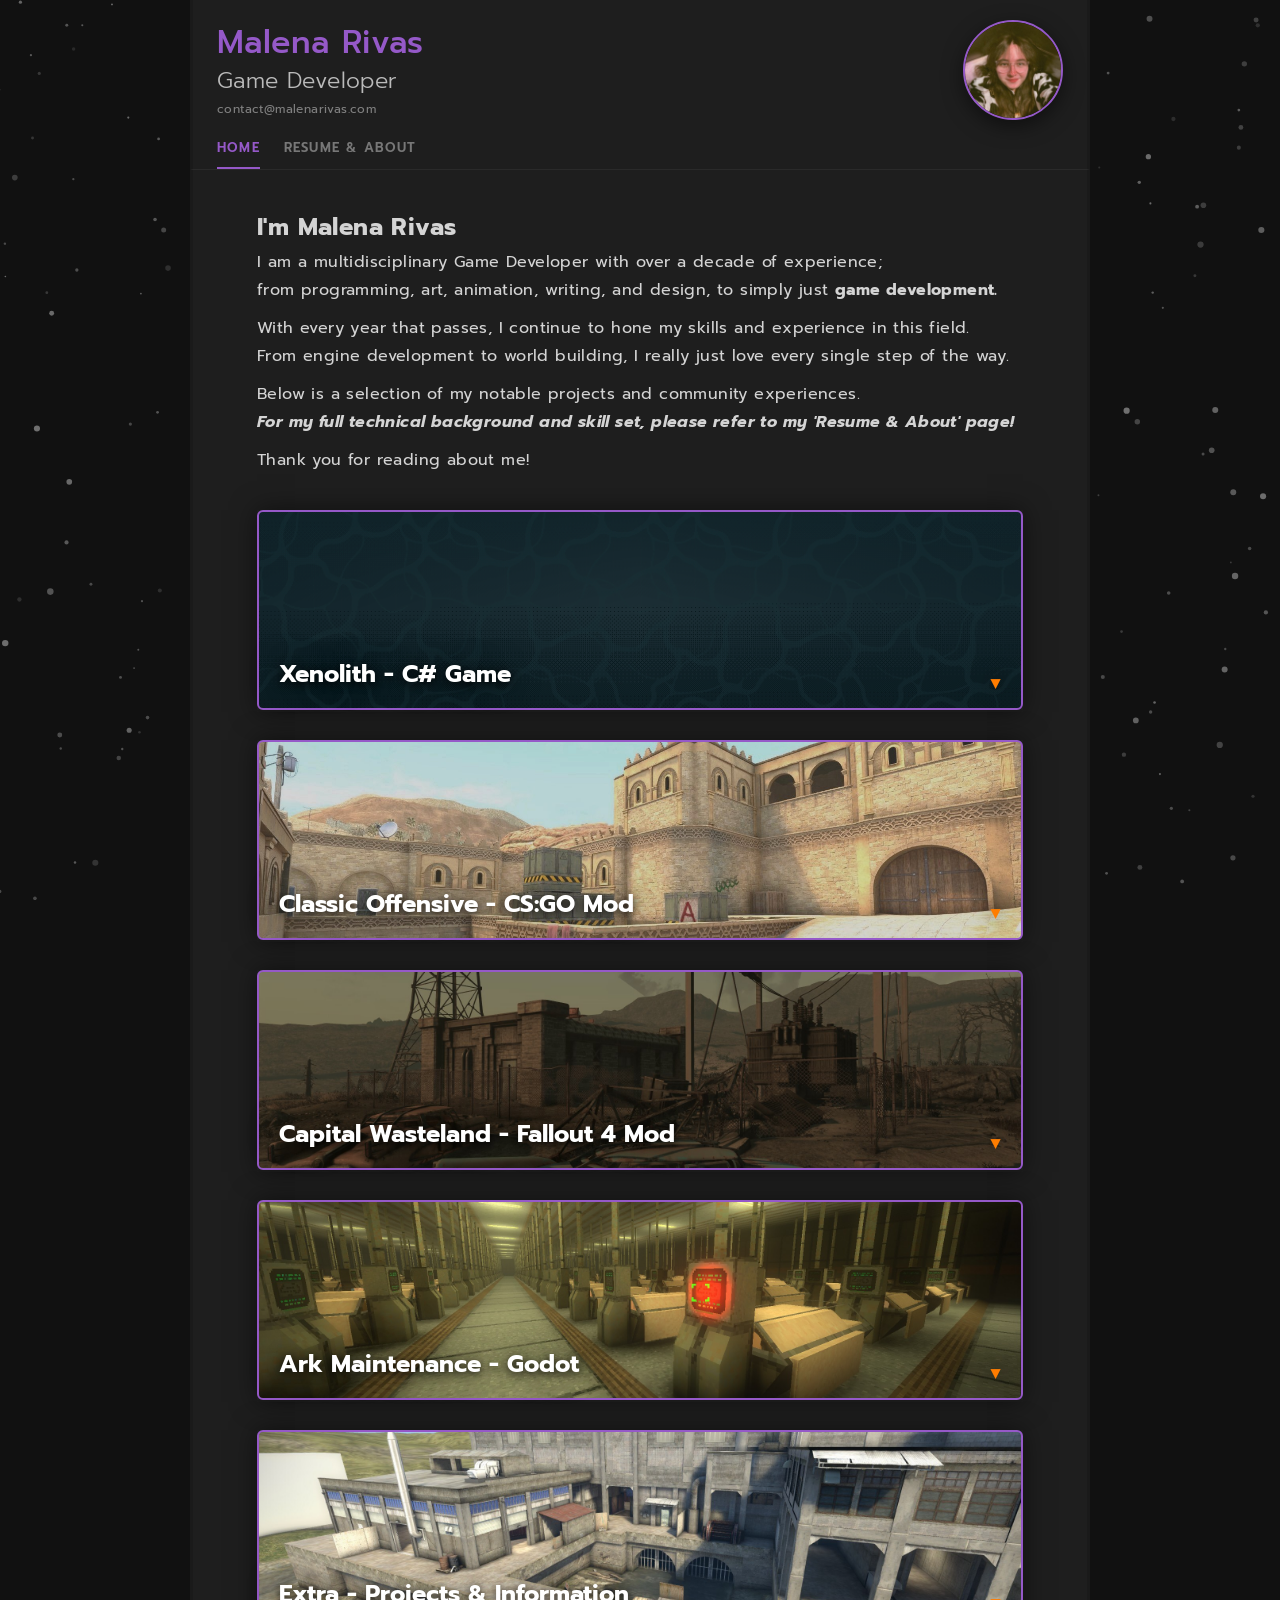
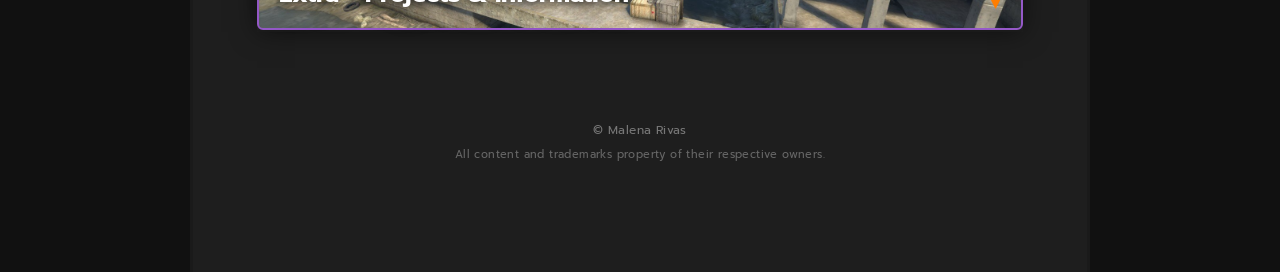
<file: index.html>
<!DOCTYPE html>
<html lang="en">
<head>
    <meta charset="UTF-8">
    <meta name="viewport" content="width=device-width, initial-scale=1.0">
    <title>Malena Rivas - Game Developer</title>
    <link rel="icon" type="image/x-icon" href="images/Zeldas_Letter.ico">
    <link rel="preconnect" href="https://fonts.googleapis.com">
    <link rel="preconnect" href="https://fonts.gstatic.com" crossorigin>
    <link href="https://fonts.googleapis.com/css2?family=Prompt:wght@300;400;600;700&display=swap" rel="stylesheet">
    <style>
        *,
        *::before,
        *::after {
            margin: 0;
            padding: 0;
            box-sizing: border-box;
        }

        body {
            background-color: #111111;
            color: #d4d4d4;
            font-family: 'Prompt', sans-serif;
            font-size: 16px;
            letter-spacing: 0.4px;
            line-height: 1.75;
            min-height: 100vh;
            display: flex;
            flex-direction: column;
        }

        .site-header {
            position: relative;
            top: 0;
            z-index: 100;
        }

        .header-inner {
            max-width: 900px;
            margin: 0 auto;
            padding: 24px 24px 0;
            background-color: #1e1e1e;
            border-bottom: 1px solid #2a2a2a;
            border-left: 3px solid #1a1a1a;
            border-right: 3px solid #1a1a1a;
            display: flex;
            justify-content: space-between;
            align-items: flex-start;
        }

        .header-text {
            flex: 1;
            min-width: 0;
        }

        .header-inner h1 {
            font-size: 32px;
            font-weight: 500;
            color: #9559c8;
            line-height: 1.2;
        }

        .tagline {
            font-size: 22px;
            color: #bbbbbb;
            margin-bottom: 14px;
            font-weight: 300;
        }

        .tab-nav {
            display: flex;
            gap: 0;
        }

        .tabLinks {
            font-family: 'Prompt', sans-serif;
            font-size: 13px;
            font-weight: 600;
            letter-spacing: 1.2px;
            color: #777;
            background: none;
            border: none;
            border-bottom: 2px solid transparent;
            padding: 10px 0px 10px 0;
            margin-right: 24px;
            cursor: pointer;
            transition: color 0.2s, border-color 0.2s;
        }

        .tabLinks:last-child {
            margin-right: 0;
        }
        .tabLinks:hover {
            color: #aaa;
        }

        .tabLinks.active {
            color: #9559c8;
            border-bottom-color: #9559c8;
        }

        .container {
            max-width: 900px;
            margin: 0 auto;
            padding: 36px 64px 80px;
            background-color: #1e1e1e;
            border-left: 3px solid #1a1a1a;
            border-right: 3px solid #1a1a1a;
            flex: 1;
            display: flex;
            flex-direction: column;
        }

        .tabcontent {
            display: none;
            flex: 1;
        }
        .tabcontent.active {
            display: block;
        }

        .greeting {
            color: #9559c8;
            font-size: 17px;
            font-weight: 600;
            margin-bottom: 10px;
        }

        .intro p {
            margin-bottom: 10px;
        }

        .accordion-group {
            margin-top: 36px;
            margin-bottom: 28px;
            box-shadow: 0 0px 24px rgba(0, 0, 0, 0.5);
        }
        .accordion-group+.accordion-group {
            margin-top: 16px;
            margin-bottom: 28px;
            box-shadow: 0 0px 24px rgba(0, 0, 0, 0.5);
        }

        .accordion {
            position: relative;
            display: block;
            width: 100%;
            height: 200px;
            font-family: 'Prompt', sans-serif;
            font-size: 24px;
            font-weight: 700;
            color: #fff;
            text-shadow: 0 2px 10px rgba(0, 0, 0, 0.9), 0 0 30px rgba(0, 0, 0, 0.6);
            background-color: #111;
            background-size: cover;
            background-position: center;
            border: 2px solid #9559c8;
            border-radius: 6px;
            cursor: pointer;
            padding: 0;
            text-align: left;
            user-select: none;
            -webkit-user-select: none;
        }

        .accordion:hover {
            border-color: #b07de0;
        }

        .accordion.active {
            border-color: #b07de0;
            border-radius: 6px 6px 0 0;
        }

        .accordion.active:hover {
            border-color: #b07de0;
        }

        .accordion-label {
            display: flex;
            align-items: flex-end;
            height: 100%;
            padding: 16px 60px 16px 20px;
        }

        .accordion-arrow {
            position: absolute;
            bottom: 16px;
            right: 20px;
            font-size: 18px;
            color: rgb(255, 125, 0);
            line-height: 1;
            transition: color 0.2s;
            pointer-events: none;
            text-shadow: 0px 0px 20px #000000;
        }

        .accordion-arrow::after {
            content: '▼';
        }

        .accordion.active .accordion-arrow::after {
            content: '▲';
        }
        .accordion:hover .accordion-arrow {
            color: rgb(255, 125, 0);
        }

        .accordion-content {
            max-height: 0;
            overflow: hidden;
            background-color: #1a1a1a;
            border: 2px solid transparent;
            border-top: none;
            border-radius: 0 0 6px 6px;
            transition: max-height 0.35s ease;
        }

        .accordion.active+.accordion-content {
            border-color: #b07de0;
        }

        .project-body {
            padding: 28px 28px 8px;
        }

        .project-body h2 {
            color: #9559c8;
            font-size: 18px;
            font-weight: 600;
            margin-bottom: 10px;
        }

        .project-body h3 {
            color: #b07de0;
            font-size: 15px;
            font-weight: 600;
            margin-bottom: 8px;
        }

        .project-body p {
            margin-bottom: 12px;
        }

        .project-body ul {
            margin: 0 0 12px 22px;
            list-style-type: disc;
        }

        .project-body li {
            margin-bottom: 5px;
            padding-left: 2px;
        }

        .project-body a {
            color: #9559c8;
            text-decoration: none;
        }
        .project-body a:hover {
            text-decoration: underline;
        }
        .project-body strong {
            color: #fff;
            font-weight: 600;
        }
        .project-body em {
            font-style: italic;
        }

        .project-images {
            display: grid;
            grid-template-columns: repeat(2, 1fr);
            gap: 8px;
            padding: 4px 28px 28px;
        }

        .img-wrap {
            position: relative;
            display: block;
            overflow: hidden;
            border-radius: 4px;
        }

        .img-wrap img {
            width: 100%;
            height: auto;
            border-radius: 4px;
            cursor: pointer;
            transition: transform 0.2s, opacity 0.2s, box-shadow 0.2s;
            display: block;
            box-shadow: 0 3px 12px rgba(0, 0, 0, 0.4);
        }

        .img-wrap:hover img {
            transform: scale(1.02);
            opacity: 0.85;
            box-shadow: 0 5px 20px rgba(0, 0, 0, 0.5);
        }

        .img-wrap::after {
            content: attr(data-tooltip);
            position: absolute;
            bottom: 8px;
            left: 8px;
            right: 8px;
            padding: 4px 8px;
            background: rgba(0, 0, 0, 0.78);
            color: #c0c0c0;
            font-size: 10.5px;
            font-weight: 400;
            letter-spacing: 0.3px;
            line-height: 1.4;
            border-radius: 3px;
            pointer-events: none;
            opacity: 0;
            transform: translateY(5px);
            transition: opacity 0.3s ease, transform 0.3s ease;
        }

        .img-wrap:hover::after {
            opacity: 1;
            transform: translateY(0);
        }

        .accordion-placeholder {
            background: linear-gradient(135deg, #1a1030 0%, #0d1a2a 50%, #1a1020 100%) !important;
        }

        .resume-photo {
            flex-shrink: 0;
            margin-left: 20px;
            margin-top: -4px;
        }

        .resume-photo img {
            width: 100px;
            height: 100px;
            border-radius: 50%;
            border: 2px solid #9559c8;
            object-fit: cover;
            box-shadow: 0 6px 20px rgba(0, 0, 0, 0.5);
            display: block;
        }

        .resume-body h2 {
            color: #9559c8;
            font-size: 18px;
            font-weight: 600;
            margin-bottom: 10px;
            margin-top: 0px;
        }

        .resume-body h3 {
            color: #b07de0;
            font-size: 15px;
            font-weight: 600;
            margin-bottom: 8px;
        }

        .resume-body p {
            margin-bottom: 12px;
        }

        .resume-body ul {
            margin: 0 0 12px 22px;
            list-style-type: disc;
        }

        .resume-body li {
            margin-bottom: 5px;
            padding-left: 2px;
        }

        .resume-body a {
            color: #9559c8;
            text-decoration: none;
        }
        .resume-body a:hover {
            text-decoration: underline;
        }
        .resume-body strong {
            color: #fff;
            font-weight: 600;
        }

        /* ── Footer ── */
        .site-footer {
            margin-top: auto;
            padding-top: 60px;
            padding-bottom: 24px;
            text-align: center;
            flex-shrink: 0;
        }

        .site-footer p {
            color: #777;
            font-size: 12px;
            margin-bottom: 4px;
        }
        .site-footer p+p {
            color: #666;
            font-size: 11px;
        }

        #snow-canvas {
            position: fixed;
            top: 0;
            left: 0;
            width: 100%;
            height: 100%;
            pointer-events: none;
            z-index: 9999;
        }

        /* ── Mobile: 740px ── */
        @media (max-width: 740px) {
            body {
                font-size: 15px;
            }
            .header-inner h1 {
                font-size: 26px;
            }
            .tagline {
                font-size: 18px;
            }
            .accordion {
                height: 140px;
                font-size: 18px;
            }
            .accordion-label {
                padding: 12px 50px 12px 16px;
            }
            .accordion-arrow {
                bottom: 12px;
                right: 16px;
                font-size: 16px;
            }
            .project-body {
                padding: 22px 20px 6px;
            }
            .project-images {
                padding: 4px 20px 22px;
                gap: 6px;
            }
            .project-body h2 {
                font-size: 16px;
            }
            .project-body h3 {
                font-size: 14px;
            }
            .container {
                padding: 28px 20px 60px;
            }
            .resume-photo img {
                width: 70px;
                height: 70px;
            }
            .site-footer {
                padding-top: 50px;
            }
        }

        /* ── Mobile: 500px ── */
        @media (max-width: 500px) {
            body {
                font-size: 14px;
            }
            .header-inner {
                padding: 14px 12px 0;
            }
            .header-inner h1 {
                font-size: 20px;
            }
            .tagline {
                font-size: 15px;
                margin-bottom: 8px;
            }
            .tabLinks {
                font-size: 10px;
                padding: 8px 0px 6px 0;
                margin-right: 12px;
                letter-spacing: 0.8px;
            }
            .container {
                padding: 20px 12px 40px;
            }
            .accordion {
                height: 100px;
                font-size: 15px;
            }
            .accordion-label {
                padding: 10px 40px 10px 12px;
            }
            .accordion-arrow {
                bottom: 10px;
                right: 12px;
                font-size: 14px;
            }
            .project-body {
                padding: 16px 12px 4px;
            }
            .project-body h2 {
                font-size: 15px;
            }
            .project-body h3 {
                font-size: 13px;
            }
            .project-body p,
            .project-body li {
                font-size: 13px;
                margin-bottom: 8px;
            }
            .project-images {
                padding: 2px 12px 16px;
                grid-template-columns: 1fr;
                gap: 6px;
            }
            .img-wrap::after {
                font-size: 9px;
                bottom: 4px;
                left: 4px;
                right: 4px;
                padding: 3px 6px;
            }
            .resume-photo {
                display: none;
            }
            .resume-body h2 {
                font-size: 15px;
            }
            .resume-body h3 {
                font-size: 13px;
            }
            .resume-body p,
            .resume-body li {
                font-size: 13px;
            }
            .accordion-group {
                margin-top: 24px;
                margin-bottom: 20px;
            }
            .accordion-group+.accordion-group {
                margin-top: 12px;
                margin-bottom: 20px;
            }
            .intro p {
                font-size: 13px;
            }
            .site-footer {
                padding-top: 40px;
                padding-bottom: 16px;
            }
            .site-footer p {
                font-size: 10px;
            }
            .site-footer p+p {
                font-size: 9px;
            }
        }

        @media (prefers-reduced-motion: reduce) {
            .accordion-content {
                transition: none;
            }
            .img-wrap img {
                transition: none;
            }
            .img-wrap::after {
                transition: none;
            }
            .tabLinks {
                transition: none;
            }
            .header-inner {
                transition: none;
            }
        }
    </style>
</head>
<body>
    <header class="site-header" id="site-header">
        <div class="header-inner">
            <div class="header-text">
                <h1>Malena Rivas</h1>
                <p class="tagline">Game Developer</p>
                <p style="font-size: 12px; margin-top: -16px; padding-bottom: 8px; color: #808080;">contact@malenarivas.com</p>
                <nav class="tab-nav" role="tablist">
                    <button class="tabLinks active" data-tab="Home" role="tab" aria-selected="true">HOME</button>
                    <button class="tabLinks" data-tab="Resume" role="tab" aria-selected="false">RESUME & ABOUT</button>
                </nav>
            </div>
            <span class="resume-photo">
                <img src="images/icon-pfp.jpg" alt="Malena Rivas">
            </span>
        </div>
    </header>

    <main>
        <div class="container" id="main-container">

            <!-- HOME -->
            <section id="Home" class="tabcontent active" role="tabpanel">
                <div class="intro" data-markdown>
                    ## I'm Malena Rivas

                    I am a multidisciplinary Game Developer with over a decade of experience;
                    from programming, art, animation, writing, and design, to simply just **game development.**

                    With every year that passes, I continue to hone my skills and experience in this field.
                    From engine development to world building, I really just love every single step of the way.

                    Below is a selection of my notable projects and community experiences.
                    ***For my full technical background and skill set, please refer to my 'Resume & About' page!***

                    Thank you for reading about me!

                </div>

                <!-- Xenolith -->
                <div class="accordion-group">
                    <button class="accordion" style="background-image:url(images/Xenolith-Header.jpg)" aria-expanded="false">
                        <span class="accordion-label">Xenolith - C# Game</span>
                        <span class="accordion-arrow"></span>
                    </button>
                    <div class="accordion-content" aria-hidden="true">
                        <div class="project-body" data-markdown>
                            ## About
                            Xenolith is currently under development. Made completely in my own C# game engine using .NET and MonoGame. More details will be revealed soon.

                            Xenolith is a Story Driven Metroidvania that uses advanced fluid systems, light systems, and environmental storytelling to invoke a sense of dread and isolation.

                            You play as **Diver-13 (Call-sign 'Artemis')**.
                            You are part of the Tartarus Dynamics Rescue Squad (TD-RS), trained to evacuate marine researchers and scientists working at Tartarus Dynamics in the event that any of the underwater substations fail, flood, or worse.
                            The Leviathans comms went dark 14 hours ago for an unknown reason. You and the rest of your rescue squad travel to different substations to find out what happened to The Leviathan.

                            ## My Role
                            - Lead Writer, Developer, & System Designer
                        </div>
                        <div class="project-images">
                            <span class="img-wrap" data-tooltip="Xenolith Screenshot 1"><img src="images/Xenolith-1.jpg" loading="lazy" onclick="window.open(this.src,'_blank')" alt="Xenolith Screenshot 1"></span>
                        </div>
                    </div>
                </div>

                <!-- CSCO -->
                <div class="accordion-group">
                    <button class="accordion" style="background-image:url(images/CSCO-Header.jpg)" aria-expanded="false">
                        <span class="accordion-label">Classic Offensive - CS:GO Mod</span>
                        <span class="accordion-arrow"></span>
                    </button>
                    <div class="accordion-content" aria-hidden="true">
                        <div class="project-body" data-markdown>
                            ## About
                            Counter-Strike: Classic Offensive was a fan-made overhaul for Counter-Strike: Global Offensive that aimed to recreate the gameplay and atmosphere of the earlier Counter-Strike titles, particularly **Counter-Strike 1.6** and **Counter-Strike: Source** .
                            It brought back classic maps, weapons, and game modes while retaining the updated engine and mechanics of CS.

                            The mod was designed for players who prefer the older, more traditional Counter-Strike experience with the modern improvements in graphics and performance from CS.

                            ## My Role
                            - Lead Level Designer
                            - Design, asset, and texture creation on **de_nuke**
                            - Short-term contribution on **de_dust 2**
                            - Focused on maintaining visual consistency with classic CS aesthetics
                            - Collaborated with the environment art team on material standards
                        </div>
                        <div class="project-images">
                            <span class="img-wrap" data-tooltip="CSCO Screenshot 1"><img src="images/CSCO-1.jpg" loading="lazy" onclick="window.open(this.src,'_blank')" alt="CSCO Screenshot 1"></span>
                            <span class="img-wrap" data-tooltip="CSCO Screenshot 2"><img src="images/CSCO-2.jpg" loading="lazy" onclick="window.open(this.src,'_blank')" alt="CSCO Screenshot 2"></span>
                            <span class="img-wrap" data-tooltip="CSCO Screenshot 3"><img src="images/CSCO-3.jpg" loading="lazy" onclick="window.open(this.src,'_blank')" alt="CSCO Screenshot 3"></span>
                            <span class="img-wrap" data-tooltip="CSCO Screenshot 4"><img src="images/CSCO-4.jpg" loading="lazy" onclick="window.open(this.src,'_blank')" alt="CSCO Screenshot 4"></span>
                            <span class="img-wrap" data-tooltip="CSCO Screenshot 5"><img src="images/CSCO-5.jpg" loading="lazy" onclick="window.open(this.src,'_blank')" alt="CSCO Screenshot 5"></span>
                            <span class="img-wrap" data-tooltip="CSCO Screenshot 6"><img src="images/CSCO-6.jpg" loading="lazy" onclick="window.open(this.src,'_blank')" alt="CSCO Screenshot 6"></span>
                        </div>
                    </div>
                </div>

                <!-- F4CW -->
                <div class="accordion-group">
                    <button class="accordion" style="background-image:url(images/F4CW-Header.jpg)" aria-expanded="false">
                        <span class="accordion-label">Capital Wasteland - Fallout 4 Mod</span>
                        <span class="accordion-arrow"></span>
                    </button>
                    <div class="accordion-content" aria-hidden="true">
                        <div class="project-body" data-markdown>
                            ## About
                            Fallout 4: Capital Wasteland is a large scale fan-made mod for **Fallout 4** that aimed to recreate the setting of **Fallout 3**, focusing on the Capital Wasteland - the devastated region surrounding Washington, D.C.

                            The mod reimagined the familiar world of Fallout 3, allowing players to explore the same locations and encounter similar factions, enemies, and quests, but with the enhanced visuals and mechanics of Fallout 4.
                            It essentially combines the narrative and environment of Fallout 3 with the gameplay improvements and engine of Fallout 4.

                            ## My Role
                            - Senior Level Designer & World Event Programmer
                            - Built over **600 exterior/interior world space cells**
                            - Contributed to private repositories multiple time a week for over a year and half
                            - Collaborated closely with the lead designers and world-building teams
                            - Ensured consistency between Fallout 3's original layouts and the new engine
                        </div>
                        <div class="project-images">
                            <span class="img-wrap" data-tooltip="F4CW Screenshot 1"><img src="images/F4CW-1.jpg" loading="lazy" onclick="window.open(this.src,'_blank')" alt="F4CW Screenshot 1"></span>
                            <span class="img-wrap" data-tooltip="F4CW Screenshot 2"><img src="images/F4CW-2.jpg" loading="lazy" onclick="window.open(this.src,'_blank')" alt="F4CW Screenshot 2"></span>
                            <span class="img-wrap" data-tooltip="F4CW Screenshot 3"><img src="images/F4CW-3.jpg" loading="lazy" onclick="window.open(this.src,'_blank')" alt="F4CW Screenshot 3"></span>
                            <span class="img-wrap" data-tooltip="F4CW Screenshot 4"><img src="images/F4CW-4.jpg" loading="lazy" onclick="window.open(this.src,'_blank')" alt="F4CW Screenshot 4"></span>
                        </div>
                    </div>
                </div>

                <!-- Ark Maintenance -->
                <div class="accordion-group">
                    <button class="accordion" style="background-image:url(images/Ark-Header.jpg)" aria-expanded="false">
                        <span class="accordion-label">Ark Maintenance - Godot</span>
                        <span class="accordion-arrow"></span>
                    </button>
                    <div class="accordion-content" aria-hidden="true">
                        <div class="project-body" data-markdown>
                            ## About
                            Ark Maintenance is a 14 day narrative experience set in a retro 3D environment with a
                            psychological looping story.

                            The year is unknown; you awake out of a stasis pod suffering from mild amnesia while you are greeted by one of your crew members.
                            *You were chosen to be this years maintenance person through "the yearly work lottery".*

                            Upon starting work you are greeted by several other crew members.
                            - Captain, Seraphina Voss
                            - Book Keeper, Meera Khanna
                            - Chef, Niko Moretti
                            - Medical Officer, Pete Blajevic
                            And a previously chosen worker hiding away unknown to the rest of the crew.

                            You are given many choices during the course of the story, including Mutiny, Murder, Lies, Infection, and Sabotage.




                            This is that lore rich shelved 3D project that I mentioned, code-named "Ark Maintenance". This was a passion project made by me and my significant other who is also in IT!
                            Eventually we decided to put this project on hold so she could focus on work and her schooling.

                            Truthfully after releasing the demo, and playtesting with friends and family we both achieved what we wanted with Ark Maintenance and didn't seek further interations!

                            ## My Role
                            - Lead Programmer & Writer

                            # Her Role
                            - Lead Artist & Writer
                        </div>
                        <div class="project-images">
                            <span class="img-wrap" data-tooltip="Ark Maintenance Screenshot 1"><img src="images/Ark-1.jpg" loading="lazy" onclick="window.open(this.src,'_blank')" alt="Ark Maintenance Screenshot 1"></span>
                            <span class="img-wrap" data-tooltip="Ark Maintenance Screenshot 2"><img src="images/Ark-2.jpg" loading="lazy" onclick="window.open(this.src,'_blank')" alt="Ark Maintenance Screenshot 2"></span>
                            <span class="img-wrap" data-tooltip="Ark Maintenance Art 1"><img src="images/Ark-3.jpg" loading="lazy" onclick="window.open(this.src,'_blank')" alt="Ark Maintenance Art 1"></span>
                        </div>
                    </div>
                </div>

                <!-- Extra -->
                <div class="accordion-group">
                    <button class="accordion" style="background-image:url(images/Extra-Header.jpg)" aria-expanded="false">
                        <span class="accordion-label">Extra - Projects & Information</span>
                        <span class="accordion-arrow"></span>
                    </button>
                    <div class="accordion-content" aria-hidden="true">
                        <div class="project-body" data-markdown>
                            ## About
                            Steelhead was a CS:GO map that was sadly never published but went through tons of interations and playtests.
                            I was the sole developer, artist, and designer for this competitive map.
                            Steelhead was scheduled to release in early 2024 but with the CS2 release in late 2023 it replaced the previous engine, thus killing the ongoing project Steelhead.

                            Me and a friend participated and attempted a Game Jam half way into 2024, our scope ended up being too big and we missed the submission deadline.
                            However it was still a cool concept inspired by Link to the Past and also a great learning experience for me! This was also made in Unity!

                            ## My Role
                            - Lead Programmer & Artist (Game Jam) [Unity]
                            - Lead Developer & Designer (Steelhead) [Source 1]
                        </div>
                        <div class="project-images">
                            <span class="img-wrap" data-tooltip="Game Jam Screenshot 1"><img src="images/Extra-1.jpg" loading="lazy" onclick="window.open(this.src,'_blank')" alt="Game Jam Screenshot 1"></span>
                            <span class="img-wrap" data-tooltip="Game Jam Screenshot 2"><img src="images/Extra-2.jpg" loading="lazy" onclick="window.open(this.src,'_blank')" alt="Game Jam Screenshot 2"></span>
                            <span class="img-wrap" data-tooltip="Game Jam Screenshot 3"><img src="images/Extra-3.jpg" loading="lazy" onclick="window.open(this.src,'_blank')" alt="Game Jam Screenshot 3"></span>
                            <span class="img-wrap" data-tooltip="Game Jam Screenshot 4"><img src="images/Extra-4.jpg" loading="lazy" onclick="window.open(this.src,'_blank')" alt="Game Jam Screenshot 4"></span>
                            <span class="img-wrap" data-tooltip="Steelhead Screenshot 1"><img src="images/Extra-5.jpg" loading="lazy" onclick="window.open(this.src,'_blank')" alt="Steelhead Screenshot 1"></span>
                            <span class="img-wrap" data-tooltip="Steelhead Screenshot 2"><img src="images/Extra-6.jpg" loading="lazy" onclick="window.open(this.src,'_blank')" alt="Steelhead Screenshot 2"></span>
                            <span class="img-wrap" data-tooltip="Steelhead Screenshot 3"><img src="images/Extra-7.jpg" loading="lazy" onclick="window.open(this.src,'_blank')" alt="Steelhead Screenshot 3"></span>
                            <span class="img-wrap" data-tooltip="Steelhead Screenshot 4"><img src="images/Extra-8.jpg" loading="lazy" onclick="window.open(this.src,'_blank')" alt="Steelhead Screenshot 4"></span>
                        </div>
                    </div>
                </div>
            </section>

            <!-- RESUME & ABOUT -->
            <section id="Resume" class="tabcontent" role="tabpanel">
                <div class="resume-body" data-markdown>
                    ## About Me
                    I am a Game Developer driven by a passion for building complete, immersive worlds.
                    I started my journey young modding Source Engine titles, which quickly turned into a desire to learn every discipline involved in game creation.

                    I have extensive experience across multiple engines, including 2D or 3D pipelines.
                    I've contributed to large-scale singleplayer mod content, built competitive multiplayer maps, and developed original games from the ground up. Independently and in collaborative dev teams.

                    **I also have hundreds of pages worth of design documentation over the years, including lore and system architecture for my various amount of contributed projects!**

                    Some of which includes a lore rich shelved 3D project, code-named "Ark Maintenance" and an even more lore and design rich 2D story platformer code-named "Xenolith".

                    I transitioned away from existing engine frameworks (Godot & Unity) to build my own C# engine using .NET and MonoGame, giving me absolute control over the architecture of my current independent 2D project.


                    ## Technical Experience

                    **Programming:**
                    C#, C++, GDScript, Python, Git, and Java.


                    **Engine Development:**
                    Custom C# Engine (MonoGame/.NET), Godot, Unity, Source Engine, and CreationKit.


                    **Design:**
                    2D/3D Level Design, Gameplay Designs, Worldspace Encounters, Save/Load Systems, Proper Design
                    Documentation.


                    **Narrative Design:**
                    Lore, Dialogue, Personalities, Gameplay Systems, and Environmental Storytelling.


                    **Debugging:**
                    Profiling, Version Control, Engine and Game Level Optimization.


                    **Art & Animation:**
                    Modeling, Texturing, Rigging, Pixel Art, and 2D/3D Animation. (Blender/3dsMax & Aseprite)




                    ## Contact Information

                    CDT (UTC-5) - Houston, TX
                    [contact@malenarivas.com](mailto:contact@malenarivas.com)
                    [LinkedIn Profile](https://www.linkedin.com/in/malena-rivas/)


                </div>
            </section>

            <footer class="site-footer">
                <p>&copy; Malena Rivas</p>
                <p>All content and trademarks property of their respective owners.</p>
            </footer>
        </div>
    </main>

    <script>
        function parseMarkdown(text) {
            text = text.replace(/&/g, '&amp;').replace(/</g, '&lt;').replace(/>/g, '&gt;');

            const inline = (s) => {
                s = s.replace(/\*\*\*(.+?)\*\*\*/g, '<strong><em>$1</em></strong>');
                s = s.replace(/\*\*(.+?)\*\*/g, '<strong>$1</strong>');
                s = s.replace(/\*(.+?)\*/g, '<em>$1</em>');
                s = s.replace(
                    /\[(.+?)\]\((.+?)\)/g,
                    '<a href="$2" target="_blank" rel="noopener">$1</a>'
                );
                return s;
            };

            const lines = text.split('\n');
            const out = [];
            let inList = false;
            let inPara = false;

            for (let i = 0; i < lines.length; i++) {
                const line = lines[i].trim();

                if (!line) {
                    if (inList) { out.push('</ul>');
                        inList = false; }
                    if (inPara) { out.push('</p>');
                        inPara = false; }
                    continue;
                }

                if (line.startsWith('### ') || line.startsWith('## ') || line.startsWith('# ')) {
                    if (inList) { out.push('</ul>');
                        inList = false; }
                    if (inPara) { out.push('</p>');
                        inPara = false; }
                    if (line.startsWith('### ')) out.push('<h3>' + inline(line.slice(4)) + '</h3>');
                    else if (line.startsWith('## ')) out.push('<h2>' + inline(line.slice(3)) + '</h2>');
                    else out.push('<h1>' + inline(line.slice(2)) + '</h1>');
                    continue;
                }

                if (line.startsWith('- ')) {
                    if (inPara) { out.push('</p>');
                        inPara = false; }
                    if (!inList) { out.push('<ul>');
                        inList = true; }
                    out.push('<li>' + inline(line.slice(2)) + '</li>');
                    continue;
                }

                if (inList) { out.push('</ul>');
                    inList = false; }
                if (!inPara) { out.push('<p>' + inline(line));
                    inPara = true; } else { out.push('<br>' + inline(line)); }
            }

            if (inList) out.push('</ul>');
            if (inPara) out.push('</p>');
            return out.join('\n');
        }

        document.querySelectorAll('[data-markdown]').forEach(el => {
            el.innerHTML = parseMarkdown(el.textContent.trim());
        });

        // ── Tab Switching ──
        document.querySelectorAll('.tabLinks').forEach(btn => {
            btn.addEventListener('click', () => {
                document.querySelectorAll('.tabLinks').forEach(b => {
                    b.classList.remove('active');
                    b.setAttribute('aria-selected', 'false');
                });
                document.querySelectorAll('.tabcontent').forEach(c => c.classList.remove(
                'active'));

                btn.classList.add('active');
                btn.setAttribute('aria-selected', 'true');
                document.getElementById(btn.dataset.tab).classList.add('active');

                // Close all accordions on tab switch
                document.querySelectorAll('.accordion.active').forEach(a => {
                    a.classList.remove('active');
                    a.setAttribute('aria-expanded', 'false');
                    a.nextElementSibling.style.maxHeight = null;
                    a.nextElementSibling.setAttribute('aria-hidden', 'true');
                });
            });
        });

        // ── Accordion (with image-load-aware height calculation) ──
        document.querySelectorAll('.accordion').forEach(btn => {
            btn.addEventListener('click', () => {
                const content = btn.nextElementSibling;
                const wasOpen = btn.classList.contains('active');

                // Close all accordions first
                document.querySelectorAll('.accordion').forEach(a => {
                    a.classList.remove('active');
                    a.setAttribute('aria-expanded', 'false');
                    a.nextElementSibling.style.maxHeight = null;
                    a.nextElementSibling.setAttribute('aria-hidden', 'true');
                });

                if (!wasOpen) {
                    btn.classList.add('active');
                    btn.setAttribute('aria-expanded', 'true');

                    const updateHeight = () => {
                        content.style.maxHeight = content.scrollHeight + 'px';
                    };

                    // Set initial height
                    updateHeight();

                    // Recalculate after all images inside have loaded
                    const images = content.querySelectorAll('img');
                    let pending = 0;
                    images.forEach(img => {
                        if (!img.complete) {
                            pending++;
                            img.addEventListener('load', () => {
                                pending--;
                                if (pending === 0) updateHeight();
                            }, { once: true });
                        }
                    });

                    // Double rAF fallback for cached images that still need layout
                    requestAnimationFrame(() => {
                        requestAnimationFrame(() => updateHeight());
                    });

                    content.setAttribute('aria-hidden', 'false');
                }
            });
        });

        // ── Scroll class on header ──
        const header = document.getElementById('site-header');
        window.addEventListener('scroll', () => {
            header.classList.toggle('scrolled', window.scrollY > 8);
        }, { passive: true });

        // ── Snow effect (winter only) ──
        (function() {
            const month = new Date().getMonth();
            const isWinter = (month === 11 || month === 0 || month === 1);
            if (!isWinter) return;
            if (window.matchMedia('(prefers-reduced-motion: reduce)').matches) return;

            const canvas = document.createElement('canvas');
            canvas.id = 'snow-canvas';
            document.body.appendChild(canvas);
            const ctx = canvas.getContext('2d');

            const CENTER_MAX = 900;
            let cLeft, cRight;

            function resize() {
                canvas.width = window.innerWidth;
                canvas.height = window.innerHeight;
                const w = Math.min(CENTER_MAX, window.innerWidth);
                cLeft = (window.innerWidth - w) / 2;
                cRight = cLeft + w;
            }
            resize();
            window.addEventListener('resize', resize);

            const COUNT = 100;
            const flakes = Array.from({ length: COUNT }, () => {
                const side = Math.random() < 0.5 ? 'left' : 'right';
                const x = side === 'left' ?
                    Math.random() * Math.max(cLeft - 10, 1) :
                    cRight + 10 + Math.random() * Math.max(window.innerWidth - cRight - 10, 1);
                return {
                    x,
                    y: Math.random() * window.innerHeight,
                    r: Math.random() * 2.5 + 0.8,
                    speed: Math.random() * 1.2 + 0.4,
                    wind: Math.random() * 0.3 - 0.15,
                    opacity: Math.random() * 0.3 + 0.1,
                    wobble: Math.random() * Math.PI * 2,
                    side,
                };
            });

            function frame() {
                ctx.clearRect(0, 0, canvas.width, canvas.height);
                for (const f of flakes) {
                    ctx.beginPath();
                    ctx.arc(f.x, f.y, f.r, 0, Math.PI * 2);
                    ctx.fillStyle = 'rgba(255,255,255,' + f.opacity + ')';
                    ctx.fill();

                    f.y += f.speed;
                    f.wobble += 0.012;
                    f.x += f.wind + Math.sin(f.wobble) * 0.4;

                    if (f.y > canvas.height + 5) {
                        f.y = -5;
                        if (f.side === 'left') {
                            f.x = Math.random() * Math.max(cLeft - 10, 1);
                        } else {
                            f.x = cRight + 10 + Math.random() * Math.max(window.innerWidth - cRight - 10, 1);
                        }
                    }

                    if (f.side === 'left' && f.x > cLeft - 5) f.x = cLeft - 10 - Math.random() * 20;
                    if (f.side === 'right' && f.x < cRight + 5) f.x = cRight + 10 + Math.random() * 20;
                }
                requestAnimationFrame(frame);
            }
            frame();
        })();
    </script>
</body>
</html>
</file>
